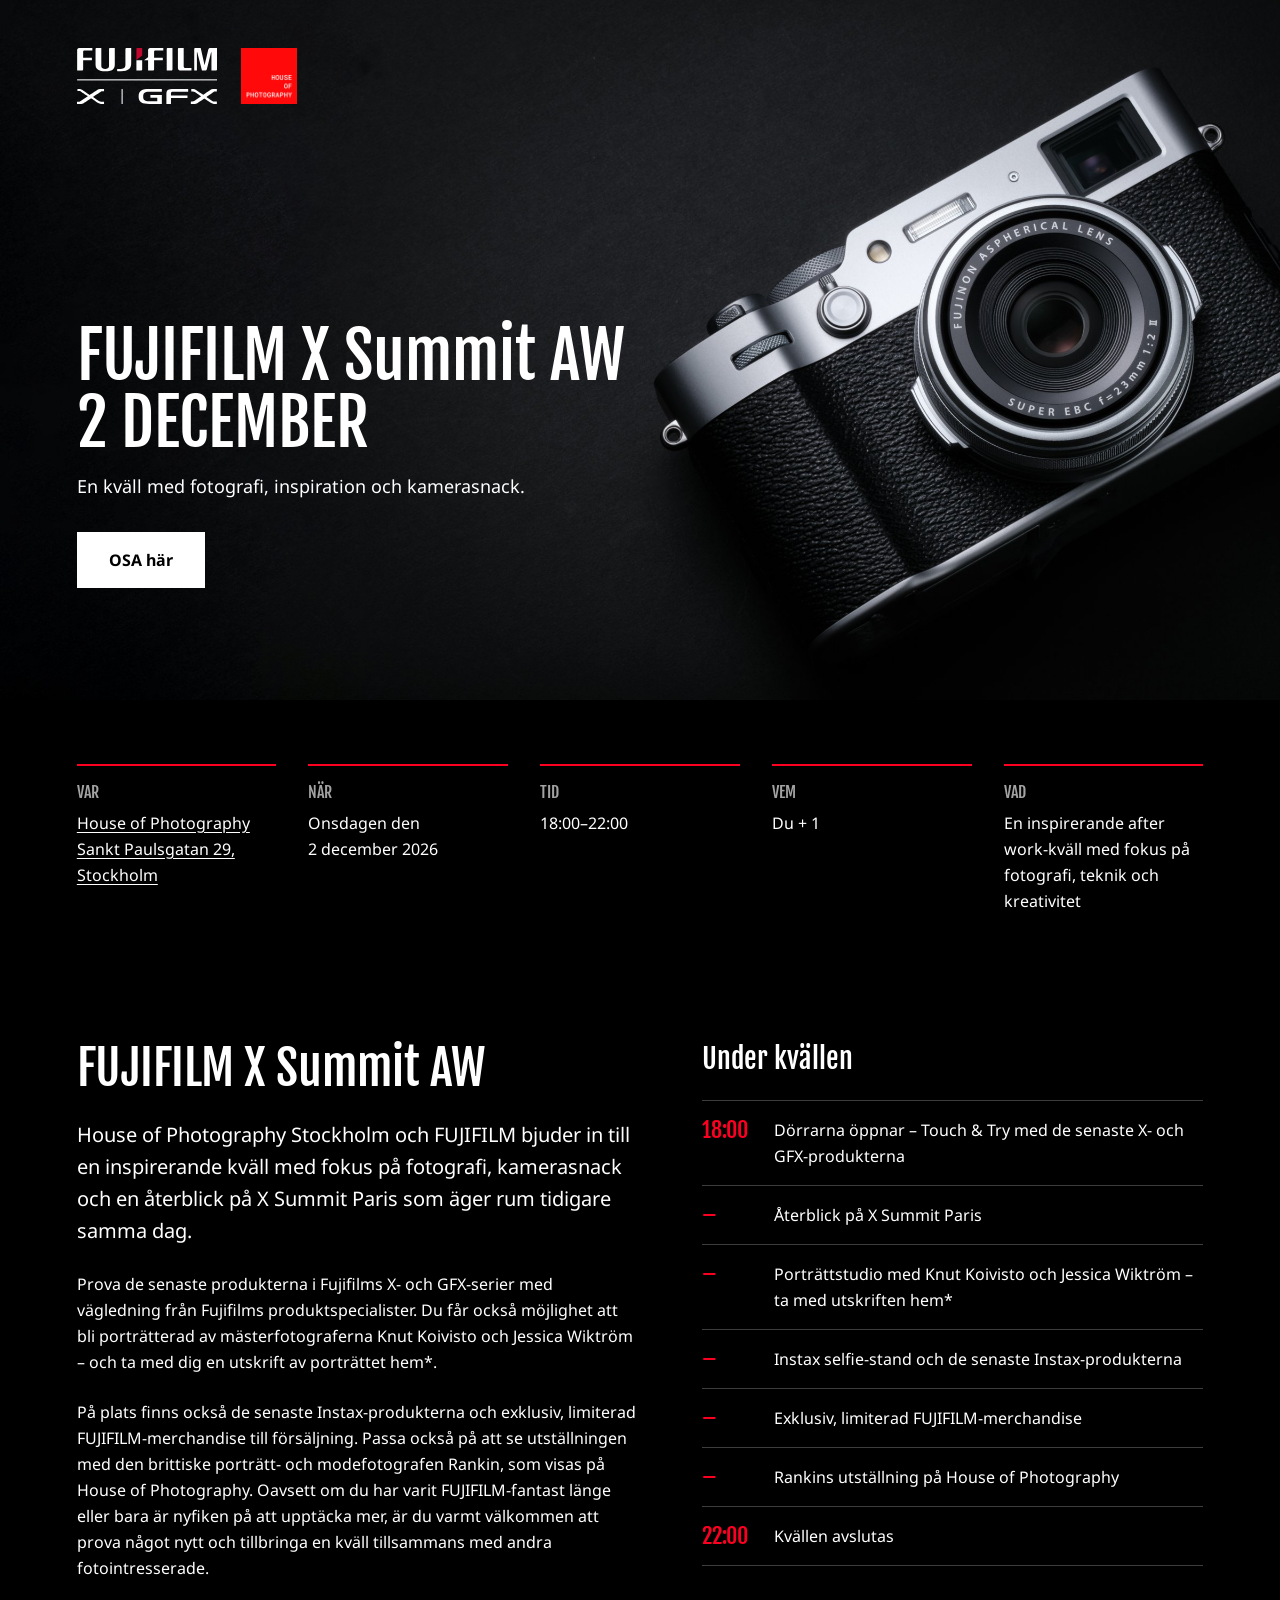
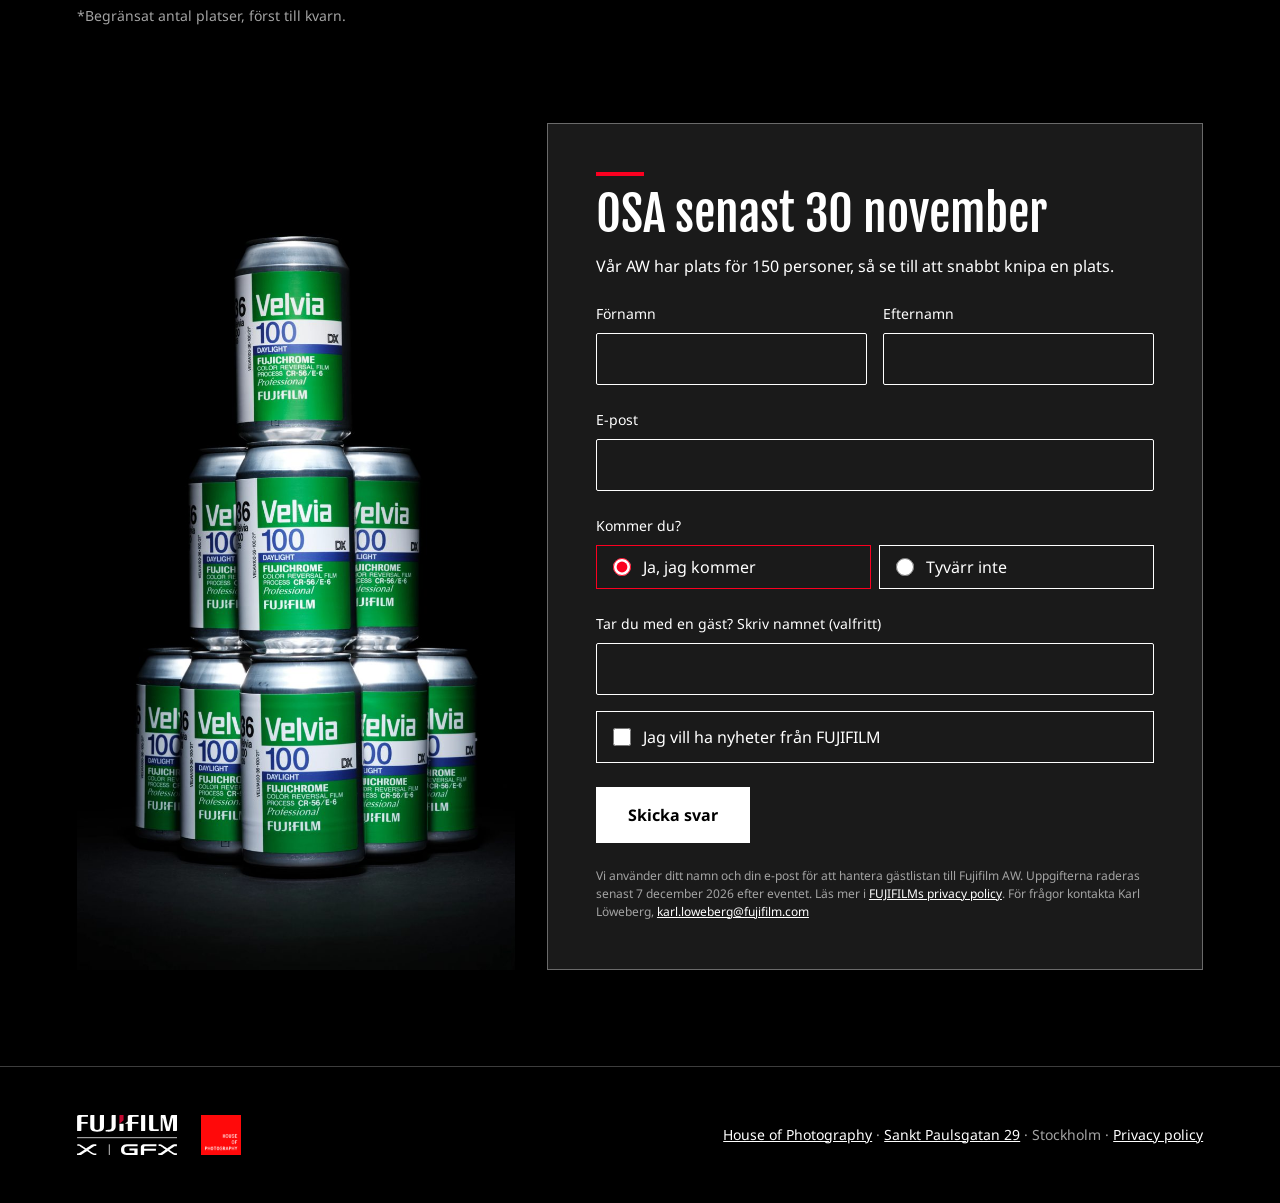
<file: index.html>
<!doctype html>
<html lang="sv">
<head>
  <meta charset="utf-8">
  <meta name="viewport" content="width=device-width, initial-scale=1, viewport-fit=cover">
  <meta name="theme-color" content="#000000">
  <meta name="format-detection" content="telephone=no">
  <title>FUJIFILM X Summit AW – OSA 2 december</title>
  <meta name="description" content="FUJIFILM X Summit AW – en kväll med fotografi, inspiration och kamerasnack på House of Photography Stockholm, 2 december 2026. OSA senast 30 november.">
  <meta name="robots" content="noindex">
  <meta property="og:title" content="FUJIFILM X Summit AW – OSA 2 december">
  <meta property="og:description" content="En kväll med fotografi, inspiration och kamerasnack på House of Photography Stockholm, 2 december 2026.">
  <meta property="og:type" content="website">
  <link rel="preconnect" href="https://fonts.googleapis.com">
  <link rel="preconnect" href="https://fonts.gstatic.com" crossorigin>
  <link href="https://fonts.googleapis.com/css2?family=Fjalla+One&family=Noto+Sans:wght@400;700&display=swap" rel="stylesheet">
  <link rel="preload" as="image" href="img/hero-mobile.jpg" media="(max-width: 720px)">
  <link rel="preload" as="image" href="img/hero.jpg" media="(min-width: 721px)">
  <link rel="stylesheet" href="styles.css?v=9">
</head>
<body>

  <!-- HERO -->
  <section class="hero">
    <header class="hero__logos">
      <img src="img/fujifilm-x-gfx-white.svg" alt="FUJIFILM X | GFX" class="hero__logo hero__logo--fujifilm" width="317" height="126">
      <img src="img/hop-logo.png" alt="House of Photography" class="hero__logo hero__logo--hop" width="240" height="240">
    </header>
    <div class="hero__text">
      <h1 class="hero__title">FUJIFILM X Summit AW<br>2 DECEMBER</h1>
      <p class="hero__lead">En kväll med fotografi, inspiration och kamerasnack.</p>
      <div class="hero__cta">
        <a href="#osa" class="btn">OSA här</a>
      </div>
    </div>
  </section>

  <!-- FAKTA -->
  <section class="facts">
    <div class="facts__grid">
      <div class="fact">
        <span class="fact__label">Var</span>
        <span class="fact__value"><a href="https://www.houseofphotography.se" class="fact__link">House of Photography</a><br><a href="https://www.google.com/maps/search/?api=1&amp;query=House+of+Photography+Sankt+Paulsgatan+29+Stockholm" class="fact__link">Sankt Paulsgatan 29, Stockholm</a></span>
      </div>
      <div class="fact">
        <span class="fact__label">När</span>
        <span class="fact__value">Onsdagen den<br>2 december 2026</span>
      </div>
      <div class="fact">
        <span class="fact__label">Tid</span>
        <span class="fact__value">18:00–22:00</span>
      </div>
      <div class="fact">
        <span class="fact__label">Vem</span>
        <span class="fact__value">Du + 1</span>
      </div>
      <div class="fact">
        <span class="fact__label">Vad</span>
        <span class="fact__value">En inspirerande after work-kväll med fokus på fotografi, teknik och kreativitet</span>
      </div>
    </div>
  </section>

  <!-- INBJUDAN -->
  <section class="invite">
    <div class="invite__row">
      <div class="invite__copy">
        <h2 class="h2">FUJIFILM X Summit AW</h2>
        <p class="lead">House of Photography Stockholm och FUJIFILM bjuder in till en inspirerande kväll med fokus på fotografi, kamerasnack och en återblick på X Summit Paris som äger rum tidigare samma dag.</p>
        <p class="body">Prova de senaste produkterna i Fujifilms X- och GFX-serier med vägledning från Fujifilms produktspecialister. Du får också möjlighet att bli porträtterad av mästerfotograferna Knut Koivisto och Jessica Wiktröm – och ta med dig en utskrift av porträttet hem*.</p>
        <p class="body">På plats finns också de senaste Instax-produkterna och exklusiv, limiterad FUJIFILM-merchandise till försäljning. Passa också på att se utställningen med den brittiske porträtt- och modefotografen Rankin, som visas på House of Photography. Oavsett om du har varit FUJIFILM-fantast länge eller bara är nyfiken på att upptäcka mer, är du varmt välkommen att prova något nytt och tillbringa en kväll tillsammans med andra fotointresserade.</p>
        <p class="small muted">*Begränsat antal platser, först till kvarn.</p>
      </div>
      <div class="invite__program">
        <h3 class="h3">Under kvällen</h3>
        <ul class="program">
          <li class="program__item"><span class="program__time">18:00</span><span class="program__text">Dörrarna öppnar – Touch &amp; Try med de senaste X- och GFX-produkterna</span></li>
          <li class="program__item"><span class="program__time">–</span><span class="program__text">Återblick på X Summit Paris</span></li>
          <li class="program__item"><span class="program__time">–</span><span class="program__text">Porträttstudio med Knut Koivisto och Jessica Wiktröm – ta med utskriften hem*</span></li>
          <li class="program__item"><span class="program__time">–</span><span class="program__text">Instax selfie-stand och de senaste Instax-produkterna</span></li>
          <li class="program__item"><span class="program__time">–</span><span class="program__text">Exklusiv, limiterad FUJIFILM-merchandise</span></li>
          <li class="program__item"><span class="program__time">–</span><span class="program__text">Rankins utställning på House of Photography</span></li>
          <li class="program__item"><span class="program__time">22:00</span><span class="program__text">Kvällen avslutas</span></li>
        </ul>
      </div>
    </div>
  </section>

  <!-- OSA -->
  <section id="osa" class="rsvp">
    <div class="rsvp__row">
      <img src="img/velvia.jpg" width="1200" height="1600" loading="lazy" decoding="async" alt="FUJIFILM Velvia-burkar staplade i en pyramid" class="rsvp__image">

      <div class="glass rsvp__panel">

        <form id="rsvp-form" class="form" novalidate>
          <div class="form__intro">
            <div class="rule"></div>
            <h2 class="h2">OSA senast 30 november</h2>
            <p class="body">Vår AW har plats för 150 personer, så se till att snabbt knipa en plats.</p>
          </div>

          <p id="rsvp-closed" class="body" role="status" hidden>Anmälan är stängd.</p>
          <p id="rsvp-full" class="body" role="status" hidden>Eventet är fullbokat.</p>

          <div id="rsvp-fields" class="form__fields-wrap">
            <div class="form__grid-2">
              <div>
                <label class="label" for="fname">Förnamn</label>
                <input class="input" id="fname" name="fname" type="text" autocomplete="given-name" autocapitalize="words" enterkeyhint="next" maxlength="100" required>
                <p class="field__error" id="fname-error" role="alert" hidden></p>
              </div>
              <div>
                <label class="label" for="lname">Efternamn</label>
                <input class="input" id="lname" name="lname" type="text" autocomplete="family-name" autocapitalize="words" enterkeyhint="next" maxlength="100" required>
                <p class="field__error" id="lname-error" role="alert" hidden></p>
              </div>
            </div>
            <div>
              <label class="label" for="email">E-post</label>
              <input class="input" id="email" name="email" type="email" inputmode="email" autocomplete="email" autocapitalize="off" autocorrect="off" spellcheck="false" enterkeyhint="next" maxlength="254" required>
              <p class="field__error" id="email-error" role="alert" hidden></p>
            </div>

            <div class="visually-hidden" aria-hidden="true">
              <label for="webbplats">Lämna tomt</label>
              <input id="webbplats" name="webbplats" type="text" tabindex="-1" autocomplete="off">
            </div>

            <fieldset class="fieldset">
              <legend class="label">Kommer du?</legend>
              <div class="form__grid-2 form__grid-2--tight">
                <label class="choice"><input type="radio" name="attend" value="yes" checked> Ja, jag kommer</label>
                <label class="choice"><input type="radio" name="attend" value="no"> Tyvärr inte</label>
              </div>
            </fieldset>

            <div id="attend-extra" class="form__extra">
              <div>
                <label class="label" for="guest">Tar du med en gäst? Skriv namnet (valfritt)</label>
                <input class="input" id="guest" name="guest" type="text" autocomplete="off" autocapitalize="words" enterkeyhint="send" maxlength="200">
              </div>
              <label class="choice choice--tall"><input type="checkbox" name="news"> Jag vill ha nyheter från FUJIFILM</label>
            </div>

            <div class="form__submit">
              <p id="rsvp-error" class="form__error" role="alert" hidden></p>
              <button id="rsvp-submit" class="btn" type="submit">Skicka svar</button>
            </div>
          </div>

          <div class="form__notes">
            <p class="caption muted">Vi använder ditt namn och din e-post för att hantera gästlistan till Fujifilm AW. Uppgifterna raderas senast 7 december 2026 efter eventet. Läs mer i <a href="privacy.html" class="notes__inline">FUJIFILMs privacy policy</a>. För frågor kontakta Karl Löweberg, <a href="mailto:karl.loweberg@fujifilm.com">karl.loweberg@fujifilm.com</a></p>
          </div>
        </form>

        <div id="rsvp-thanks" class="thanks" hidden>
          <span class="label-caps accent">Tack!</span>
          <h3 id="thanks-title" class="h3 h3--large"></h3>
          <p id="thanks-body" class="body"></p>
          <button id="rsvp-reset" class="btn btn--ghost" type="button">Ändra mitt svar</button>
        </div>

      </div>
    </div>
  </section>

  <!-- FOOTER -->
  <footer class="footer">
    <div class="footer__logos">
      <img src="img/fujifilm-x-gfx-white.svg" alt="FUJIFILM X | GFX" class="footer__logo footer__logo--fujifilm" width="317" height="126" loading="lazy">
      <img src="img/hop-logo.png" alt="House of Photography" class="footer__logo footer__logo--hop" width="240" height="240" loading="lazy">
    </div>
    <p class="footer__address small muted"><a href="https://www.houseofphotography.se">House of Photography</a><span class="footer__sep" aria-hidden="true"> · </span><a href="https://www.google.com/maps/search/?api=1&amp;query=House+of+Photography+Sankt+Paulsgatan+29+Stockholm">Sankt Paulsgatan 29</a><span class="footer__sep" aria-hidden="true"> · </span><span>Stockholm</span><span class="footer__sep" aria-hidden="true"> · </span><a href="privacy.html">Privacy policy</a></p>
  </footer>

  <script src="db.js?v=9"></script>
  <script src="script.js?v=9"></script>
</body>
</html>
</file>
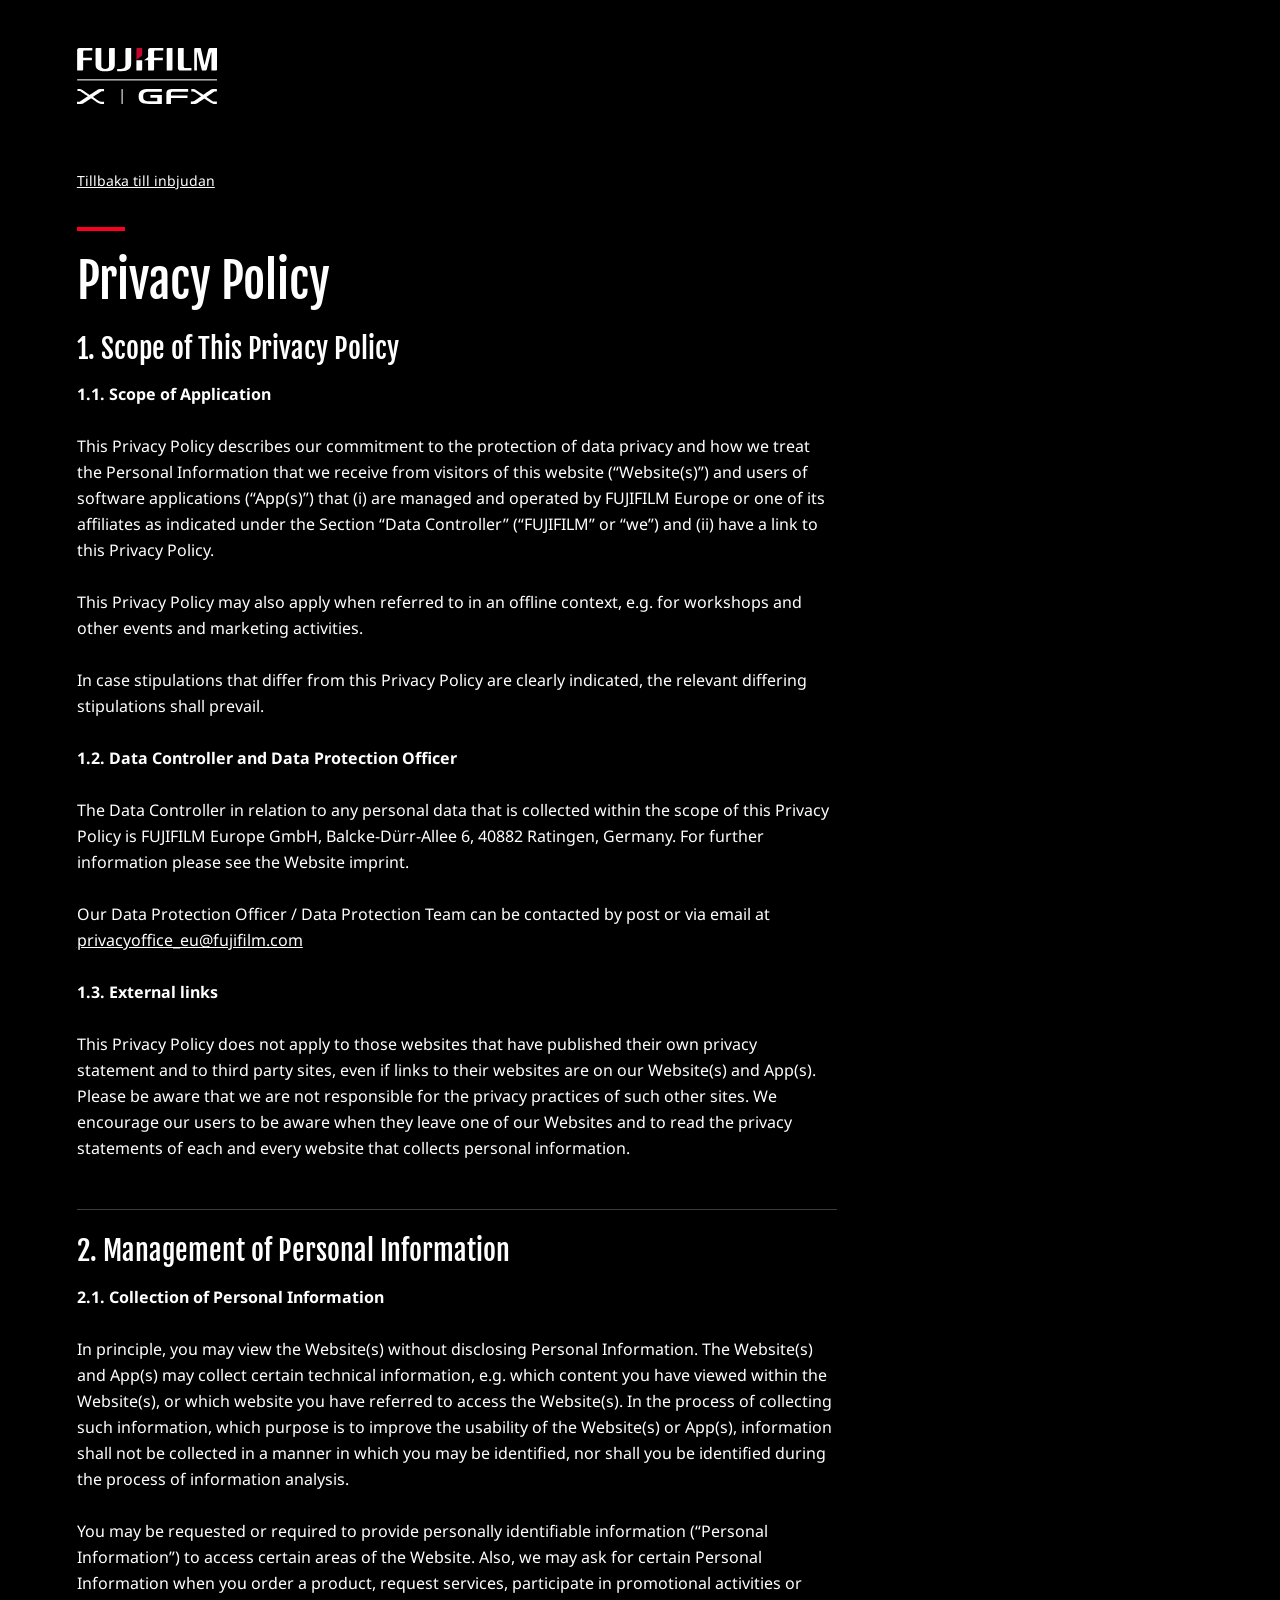
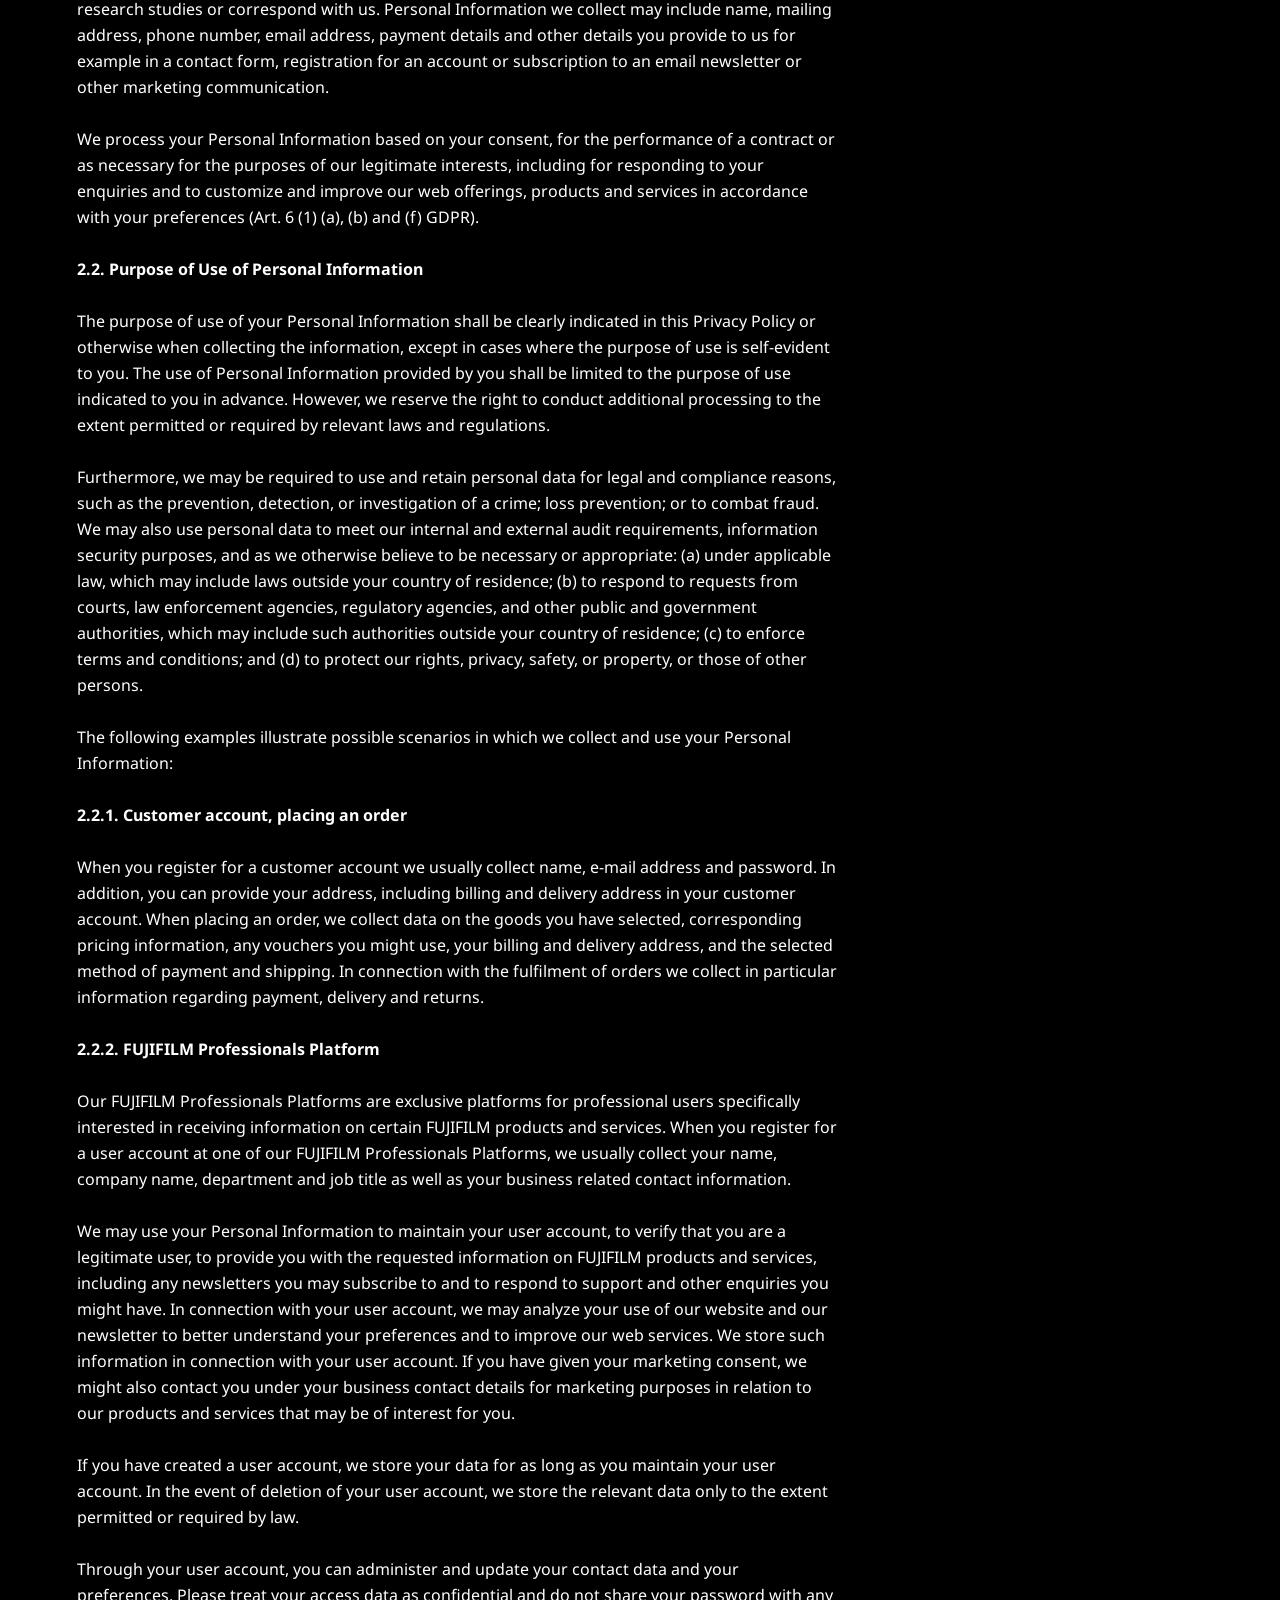
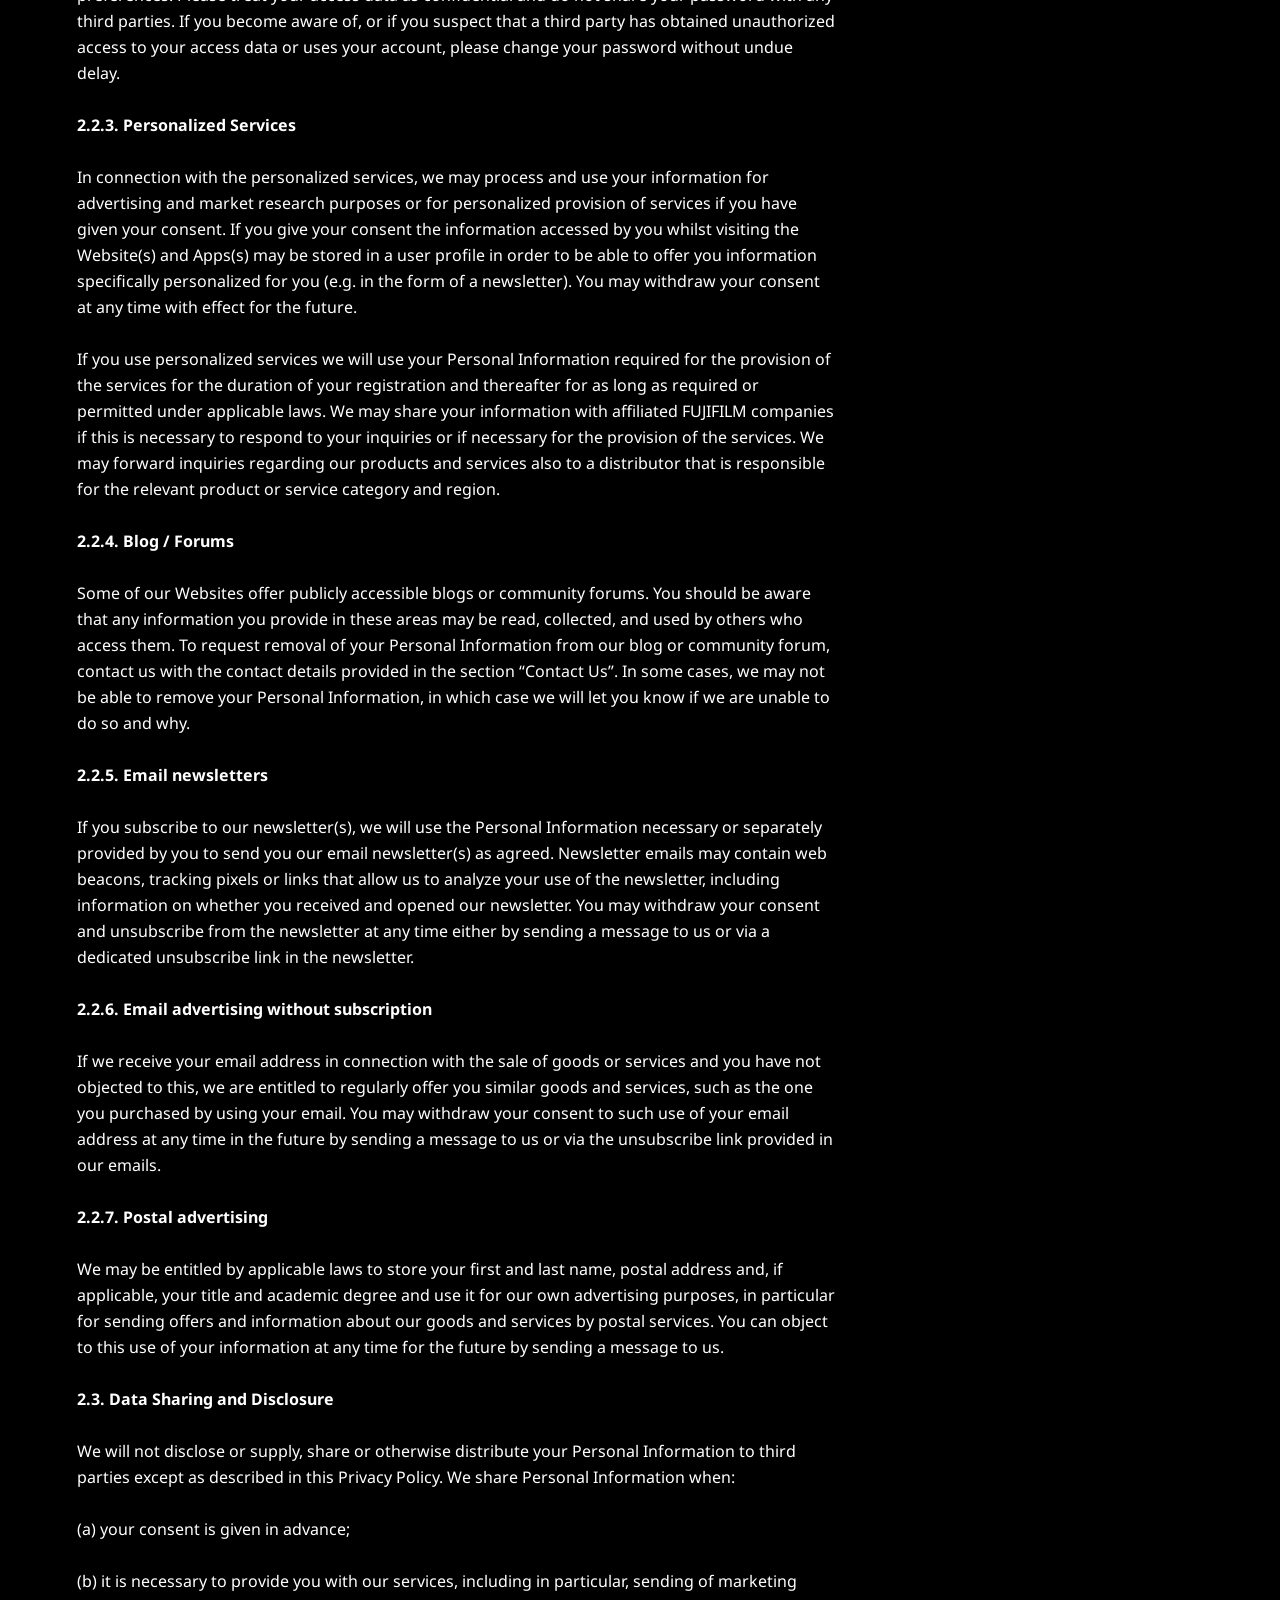
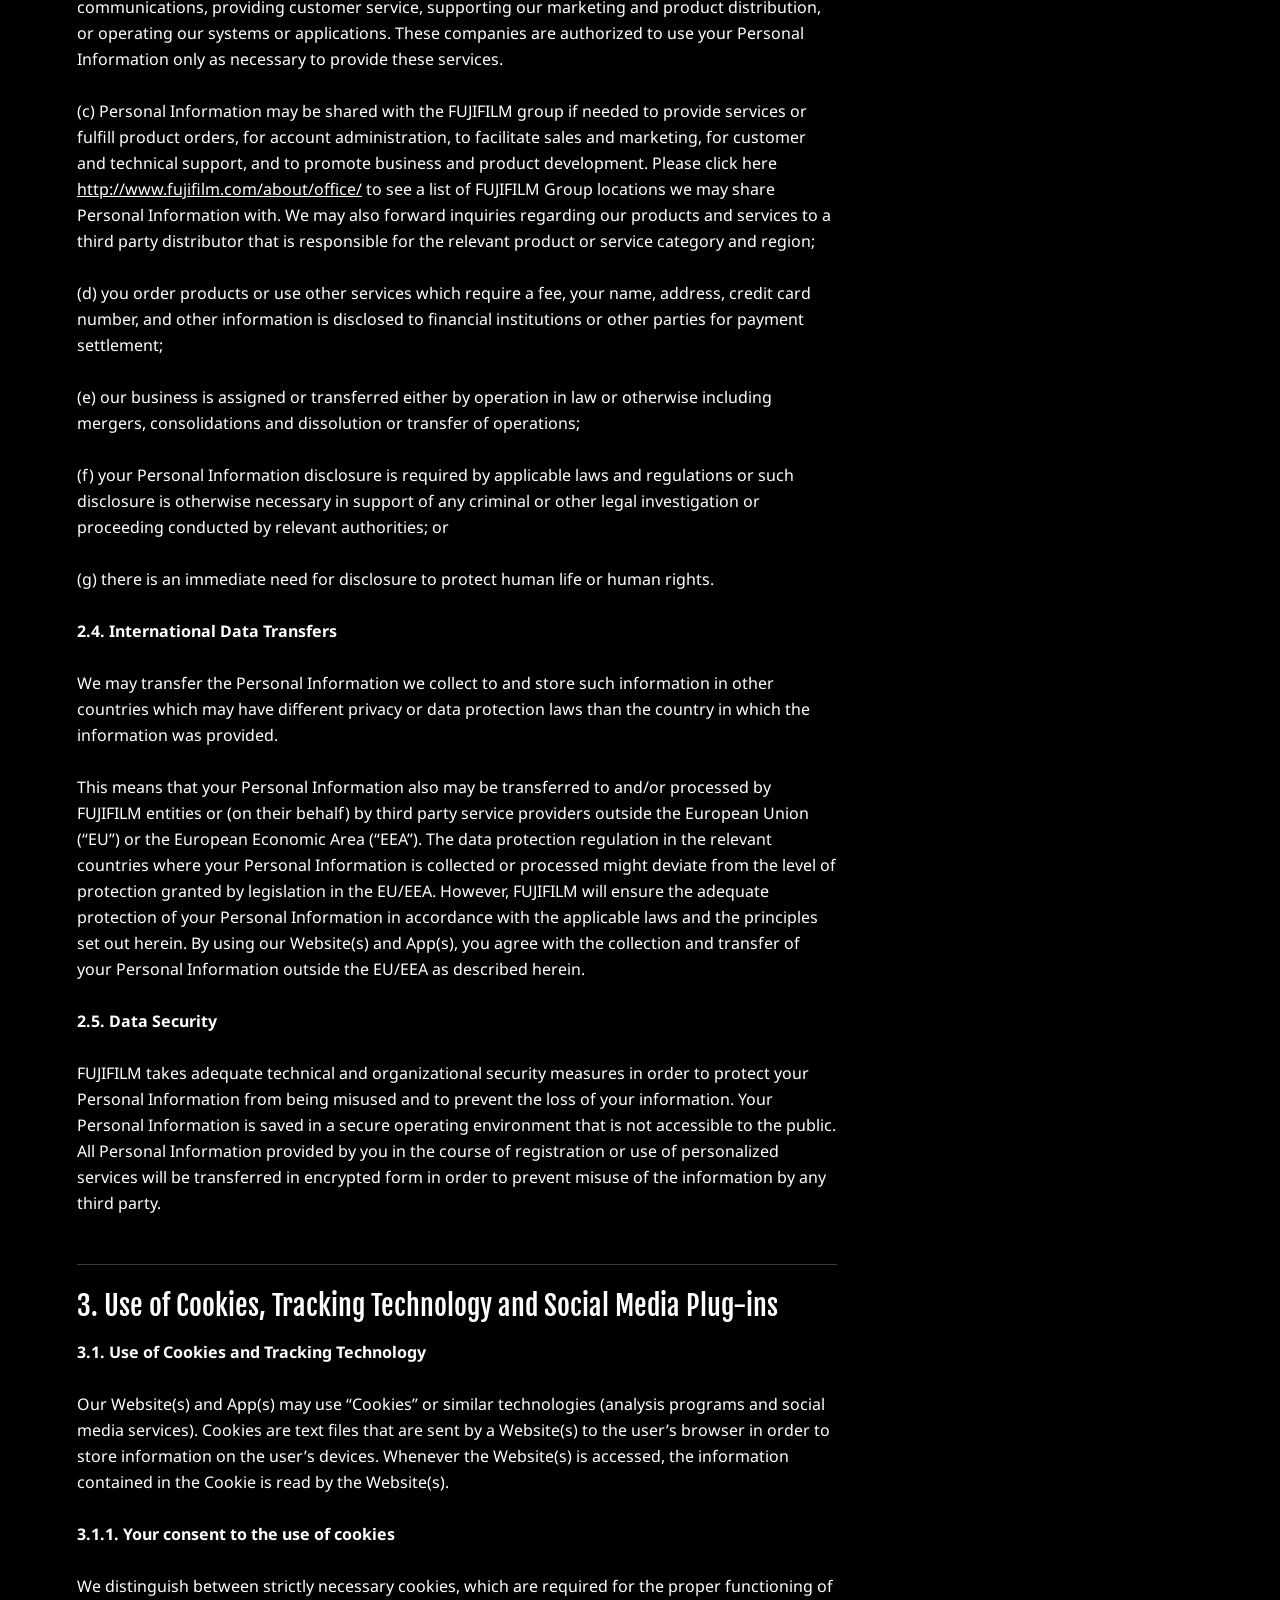
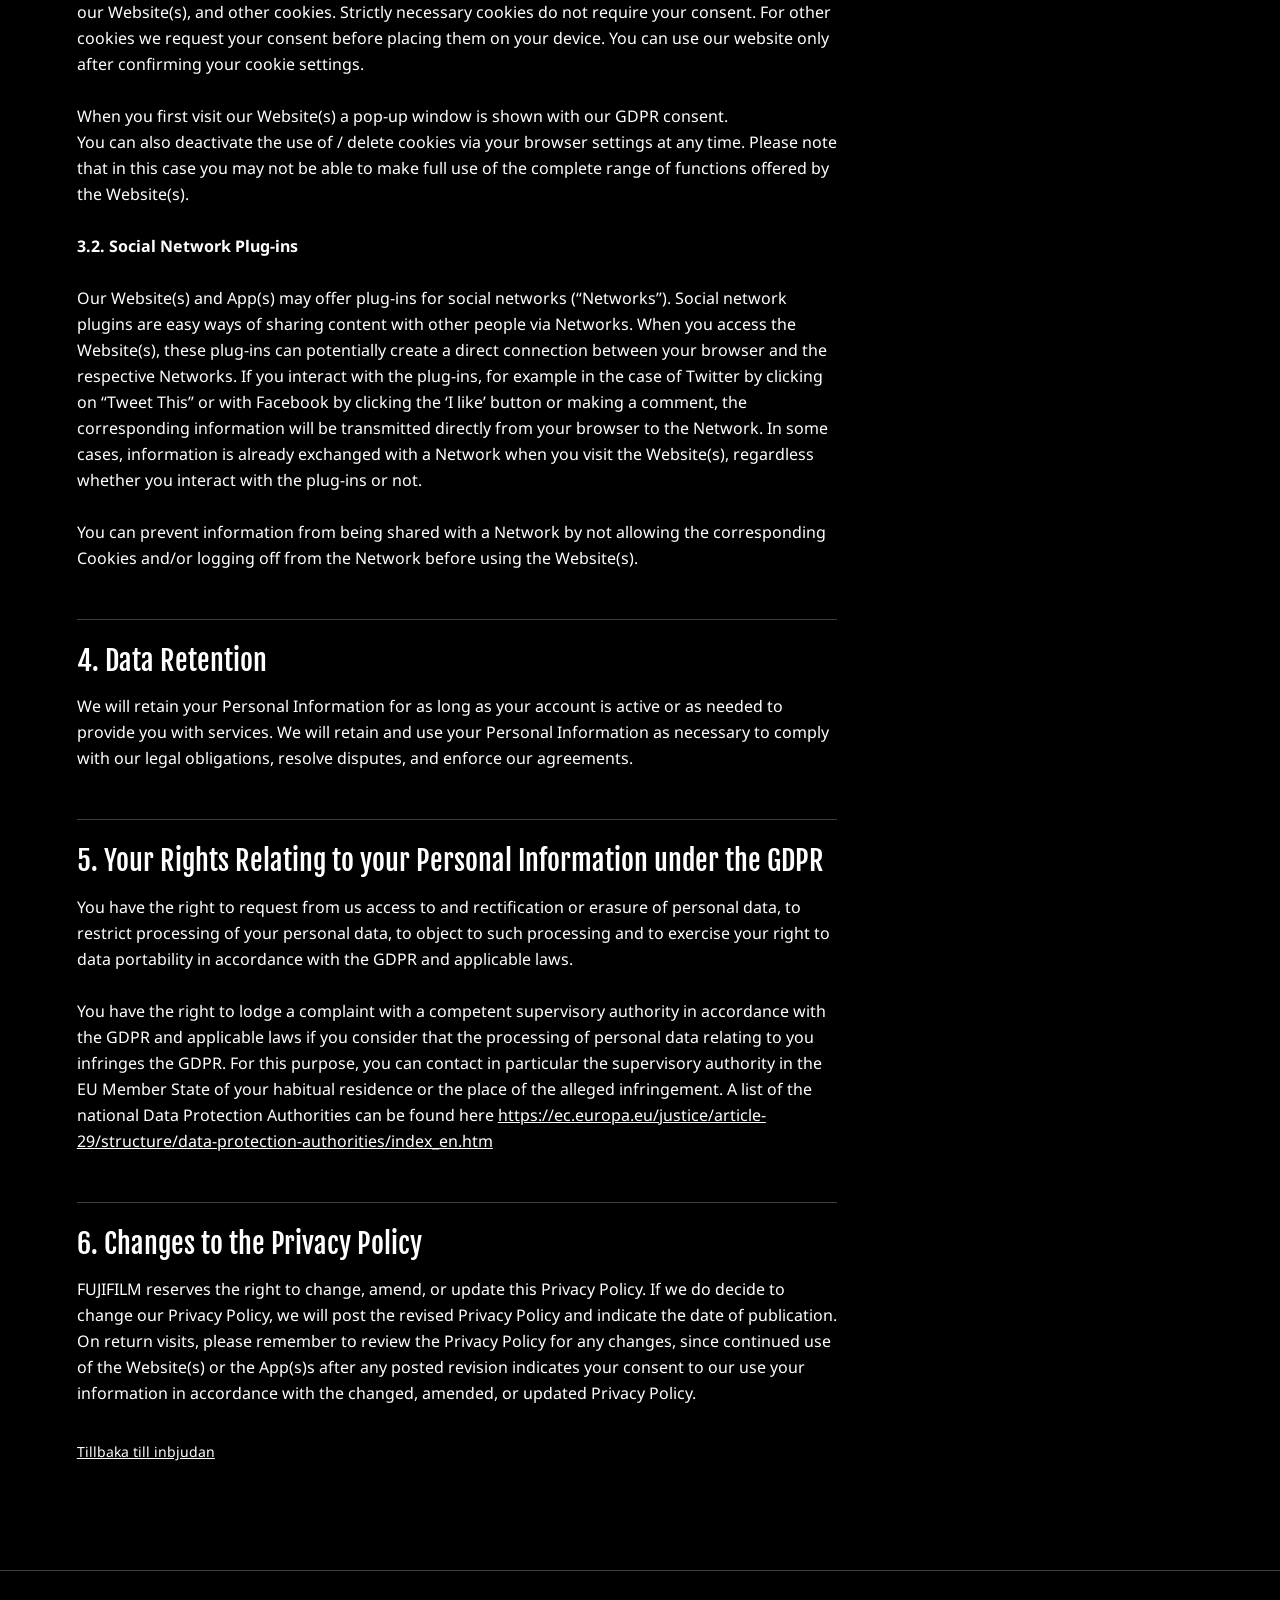
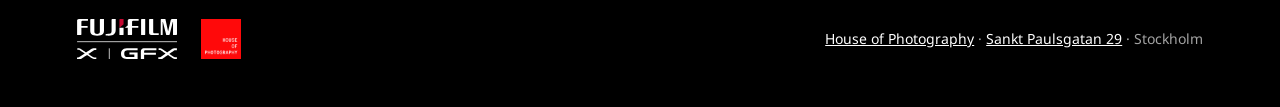
<file: privacy.html>
<!doctype html>
<html lang="en">
<head>
  <meta charset="utf-8">
  <meta name="viewport" content="width=device-width, initial-scale=1, viewport-fit=cover">
  <meta name="theme-color" content="#000000">
  <meta name="format-detection" content="telephone=no">
  <title>Privacy Policy – FUJIFILM</title>
  <meta name="robots" content="noindex">
  <link rel="preconnect" href="https://fonts.googleapis.com">
  <link rel="preconnect" href="https://fonts.gstatic.com" crossorigin>
  <link href="https://fonts.googleapis.com/css2?family=Fjalla+One&family=Noto+Sans:wght@400;700&display=swap" rel="stylesheet">
  <link rel="stylesheet" href="styles.css?v=9">
</head>
<body>

  <header class="legal__header">
    <a href="index.html" class="legal__logo-link"><img src="img/fujifilm-x-gfx-white.svg" alt="FUJIFILM X | GFX" class="hero__logo hero__logo--fujifilm" width="317" height="126"></a>
  </header>

  <main class="legal">
    <p class="legal__back"><a href="index.html#osa" lang="sv">Tillbaka till inbjudan</a></p>
    <div class="rule"></div>
    <h1 class="h2">Privacy Policy</h1>
    <div class="legal__body">
        <h2 class="h3 legal__heading">1. Scope of This Privacy Policy</h2>
        <p><strong>1.1. Scope of Application</strong><br><br>This Privacy Policy describes our commitment to the protection of data privacy and how we treat the Personal Information that we receive from visitors of this website (“Website(s)”) and users of software applications (“App(s)”) that (i) are managed and operated by FUJIFILM Europe or one of its affiliates as indicated under the Section “Data Controller” (“FUJIFILM” or “we”) and (ii) have a link to this Privacy Policy.<br><br>This Privacy Policy may also apply when referred to in an offline context, e.g. for workshops and other events and marketing activities.<br><br>In case stipulations that differ from this Privacy Policy are clearly indicated, the relevant differing stipulations shall prevail.<br><br><strong>1.2. Data Controller and Data Protection Officer</strong><br><br>The Data Controller in relation to any personal data that is collected within the scope of this Privacy Policy is FUJIFILM Europe GmbH, Balcke-Dürr-Allee 6, 40882 Ratingen, Germany. For further information please see the Website imprint.<br><br>Our Data Protection Officer / Data Protection Team can be contacted by post or via email at <a href="mailto:privacyoffice_eu@fujifilm.com">privacyoffice_eu@fujifilm.com</a><br><br><strong>1.3. External links</strong><br><br>This Privacy Policy does not apply to those websites that have published their own privacy statement and to third party sites, even if links to their websites are on our Website(s) and App(s). Please be aware that we are not responsible for the privacy practices of such other sites. We encourage our users to be aware when they leave one of our Websites and to read the privacy statements of each and every website that collects personal information.</p>
        <h2 class="h3 legal__heading">2. Management of Personal Information</h2>
        <p><strong>2.1. Collection of Personal Information</strong><br><br>In principle, you may view the Website(s) without disclosing Personal Information. The Website(s) and App(s) may collect certain technical information, e.g. which content you have viewed within the Website(s), or which website you have referred to access the Website(s). In the process of collecting such information, which purpose is to improve the usability of the Website(s) or App(s), information shall not be collected in a manner in which you may be identified, nor shall you be identified during the process of information analysis.<br><br>You may be requested or required to provide personally identifiable information (“Personal Information”) to access certain areas of the Website. Also, we may ask for certain Personal Information when you order a product, request services, participate in promotional activities or research studies or correspond with us. Personal Information we collect may include name, mailing address, phone number, email address, payment details and other details you provide to us for example in a contact form, registration for an account or subscription to an email newsletter or other marketing communication.<br><br>We process your Personal Information based on your consent, for the performance of a contract or as necessary for the purposes of our legitimate interests, including for responding to your enquiries and to customize and improve our web offerings, products and services in accordance with your preferences (Art. 6 (1) (a), (b) and (f) GDPR).<br><br><strong>2.2. Purpose of Use of Personal Information</strong><br><br>The purpose of use of your Personal Information shall be clearly indicated in this Privacy Policy or otherwise when collecting the information, except in cases where the purpose of use is self-evident to you. The use of Personal Information provided by you shall be limited to the purpose of use indicated to you in advance. However, we reserve the right to conduct additional processing to the extent permitted or required by relevant laws and regulations.<br><br>Furthermore, we may be required to use and retain personal data for legal and compliance reasons, such as the prevention, detection, or investigation of a crime; loss prevention; or to combat fraud. We may also use personal data to meet our internal and external audit requirements, information security purposes, and as we otherwise believe to be necessary or appropriate: (a) under applicable law, which may include laws outside your country of residence; (b) to respond to requests from courts, law enforcement agencies, regulatory agencies, and other public and government authorities, which may include such authorities outside your country of residence; (c) to enforce terms and conditions; and (d) to protect our rights, privacy, safety, or property, or those of other persons.<br><br>The following examples illustrate possible scenarios in which we collect and use your Personal Information:<br><br><strong>2.2.1. Customer account, placing an order</strong><br><br>When you register for a customer account we usually collect name, e-mail address and password. In addition, you can provide your address, including billing and delivery address in your customer account. When placing an order, we collect data on the goods you have selected, corresponding pricing information, any vouchers you might use, your billing and delivery address, and the selected method of payment and shipping. In connection with the fulfilment of orders we collect in particular information regarding payment, delivery and returns.<br><br><strong>2.2.2. FUJIFILM Professionals Platform</strong><br><br>Our FUJIFILM Professionals Platforms are exclusive platforms for professional users specifically interested in receiving information on certain FUJIFILM products and services. When you register for a user account at one of our FUJIFILM Professionals Platforms, we usually collect your name, company name, department and job title as well as your business related contact information.<br><br>We may use your Personal Information to maintain your user account, to verify that you are a legitimate user, to provide you with the requested information on FUJIFILM products and services, including any newsletters you may subscribe to and to respond to support and other enquiries you might have. In connection with your user account, we may analyze your use of our website and our newsletter to better understand your preferences and to improve our web services. We store such information in connection with your user account. If you have given your marketing consent, we might also contact you under your business contact details for marketing purposes in relation to our products and services that may be of interest for you.<br><br>If you have created a user account, we store your data for as long as you maintain your user account. In the event of deletion of your user account, we store the relevant data only to the extent permitted or required by law.<br><br>Through your user account, you can administer and update your contact data and your preferences. Please treat your access data as confidential and do not share your password with any third parties. If you become aware of, or if you suspect that a third party has obtained unauthorized access to your access data or uses your account, please change your password without undue delay.<br><br><strong>2.2.3. Personalized Services</strong><br><br>In connection with the personalized services, we may process and use your information for advertising and market research purposes or for personalized provision of services if you have given your consent. If you give your consent the information accessed by you whilst visiting the Website(s) and Apps(s) may be stored in a user profile in order to be able to offer you information specifically personalized for you (e.g. in the form of a newsletter). You may withdraw your consent at any time with effect for the future.<br><br>If you use personalized services we will use your Personal Information required for the provision of the services for the duration of your registration and thereafter for as long as required or permitted under applicable laws. We may share your information with affiliated FUJIFILM companies if this is necessary to respond to your inquiries or if necessary for the provision of the services. We may forward inquiries regarding our products and services also to a distributor that is responsible for the relevant product or service category and region.<br><br><strong>2.2.4. Blog / Forums</strong><br><br>Some of our Websites offer publicly accessible blogs or community forums. You should be aware that any information you provide in these areas may be read, collected, and used by others who access them. To request removal of your Personal Information from our blog or community forum, contact us with the contact details provided in the section “Contact Us”. In some cases, we may not be able to remove your Personal Information, in which case we will let you know if we are unable to do so and why.<br><br><strong>2.2.5. Email newsletters</strong><br><br>If you subscribe to our newsletter(s), we will use the Personal Information necessary or separately provided by you to send you our email newsletter(s) as agreed. Newsletter emails may contain web beacons, tracking pixels or links that allow us to analyze your use of the newsletter, including information on whether you received and opened our newsletter. You may withdraw your consent and unsubscribe from the newsletter at any time either by sending a message to us or via a dedicated unsubscribe link in the newsletter.<br><br><strong>2.2.6. Email advertising without subscription</strong><br> <br>If we receive your email address in connection with the sale of goods or services and you have not objected to this, we are entitled to regularly offer you similar goods and services, such as the one you purchased by using your email. You may withdraw your consent to such use of your email address at any time in the future by sending a message to us or via the unsubscribe link provided in our emails.<br><br><strong>2.2.7. Postal advertising</strong><br><br>We may be entitled by applicable laws to store your first and last name, postal address and, if applicable, your title and academic degree and use it for our own advertising purposes, in particular for sending offers and information about our goods and services by postal services. You can object to this use of your information at any time for the future by sending a message to us.<br><br><strong>2.3. Data Sharing and Disclosure</strong><br><br>We will not disclose or supply, share or otherwise distribute your Personal Information to third parties except as described in this Privacy Policy. We share Personal Information when:<br><br>(a) your consent is given in advance;<br><br>(b) it is necessary to provide you with our services, including in particular, sending of marketing communications, providing customer service, supporting our marketing and product distribution, or operating our systems or applications. These companies are authorized to use your Personal Information only as necessary to provide these services.<br><br>(c) Personal Information may be shared with the FUJIFILM group if needed to provide services or fulfill product orders, for account administration, to facilitate sales and marketing, for customer and technical support, and to promote business and product development. Please click here <a href="http://www.fujifilm.com/about/office/" target="_blank" rel="noopener">http://www.fujifilm.com/about/office/</a> to see a list of FUJIFILM Group locations we may share Personal Information with. We may also forward inquiries regarding our products and services to a third party distributor that is responsible for the relevant product or service category and region;<br><br>(d) you order products or use other services which require a fee, your name, address, credit card number, and other information is disclosed to financial institutions or other parties for payment settlement;<br><br>(e) our business is assigned or transferred either by operation in law or otherwise including mergers, consolidations and dissolution or transfer of operations;<br><br>(f) your Personal Information disclosure is required by applicable laws and regulations or such disclosure is otherwise necessary in support of any criminal or other legal investigation or proceeding conducted by relevant authorities; or<br><br>(g) there is an immediate need for disclosure to protect human life or human rights.<br><br><strong>2.4. International Data Transfers</strong><br><br>We may transfer the Personal Information we collect to and store such information in other countries which may have different privacy or data protection laws than the country in which the information was provided.<br><br>This means that your Personal Information also may be transferred to and/or processed by FUJIFILM entities or (on their behalf) by third party service providers outside the European Union (“EU”) or the European Economic Area (“EEA”). The data protection regulation in the relevant countries where your Personal Information is collected or processed might deviate from the level of protection granted by legislation in the EU/EEA. However, FUJIFILM will ensure the adequate protection of your Personal Information in accordance with the applicable laws and the principles set out herein. By using our Website(s) and App(s), you agree with the collection and transfer of your Personal Information outside the EU/EEA as described herein.<br><br><strong>2.5. Data Security</strong><br><br>FUJIFILM takes adequate technical and organizational security measures in order to protect your Personal Information from being misused and to prevent the loss of your information. Your Personal Information is saved in a secure operating environment that is not accessible to the public. All Personal Information provided by you in the course of registration or use of personalized services will be transferred in encrypted form in order to prevent misuse of the information by any third party.</p>
        <h2 class="h3 legal__heading">3. Use of Cookies, Tracking Technology and Social Media Plug-ins</h2>
        <p><strong>3.1. Use of Cookies and Tracking Technology</strong><br><br>Our Website(s) and App(s) may use “Cookies” or similar technologies (analysis programs and social media services). Cookies are text files that are sent by a Website(s) to the user’s browser in order to store information on the user’s devices. Whenever the Website(s) is accessed, the information contained in the Cookie is read by the Website(s).<br><br><strong>3.1.1. Your consent to the use of cookies</strong><br><br>We distinguish between strictly necessary cookies, which are required for the proper functioning of our Website(s), and other cookies. Strictly necessary cookies do not require your consent. For other cookies we request your consent before placing them on your device. You can use our website only after confirming your cookie settings.<br><br>When you first visit our Website(s) a pop-up window is shown with our GDPR consent. <br>You can also deactivate the use of / delete cookies via your browser settings at any time. Please note that in this case you may not be able to make full use of the complete range of functions offered by the Website(s).<br><br><strong>3.2. Social Network Plug-ins</strong><br><br>Our Website(s) and App(s) may offer plug-ins for social networks (“Networks”). Social network plugins are easy ways of sharing content with other people via Networks. When you access the Website(s), these plug-ins can potentially create a direct connection between your browser and the respective Networks. If you interact with the plug-ins, for example in the case of Twitter by clicking on “Tweet This” or with Facebook by clicking the ‘I like’ button or making a comment, the corresponding information will be transmitted directly from your browser to the Network. In some cases, information is already exchanged with a Network when you visit the Website(s), regardless whether you interact with the plug-ins or not.<br><br>You can prevent information from being shared with a Network by not allowing the corresponding Cookies and/or logging off from the Network before using the Website(s).<br> </p>
        <h2 class="h3 legal__heading">4. Data Retention</h2>
        <p>We will retain your Personal Information for as long as your account is active or as needed to provide you with services. We will retain and use your Personal Information as necessary to comply with our legal obligations, resolve disputes, and enforce our agreements.</p>
        <h2 class="h3 legal__heading">5. Your Rights Relating to your Personal Information under the GDPR</h2>
        <p>You have the right to request from us access to and rectification or erasure of personal data, to restrict processing of your personal data, to object to such processing and to exercise your right to data portability in accordance with the GDPR and applicable laws.<br><br>You have the right to lodge a complaint with a competent supervisory authority in accordance with the GDPR and applicable laws if you consider that the processing of personal data relating to you infringes the GDPR. For this purpose, you can contact in particular the supervisory authority in the EU Member State of your habitual residence or the place of the alleged infringement. A list of the national Data Protection Authorities can be found here <a href="https://ec.europa.eu/justice/article-29/structure/data-protection-authorities/index_en.htm" target="_blank" rel="noopener">https://ec.europa.eu/justice/article-29/structure/data-protection-authorities/index_en.htm</a></p>
        <h2 class="h3 legal__heading">6. Changes to the Privacy Policy</h2>
        <p>FUJIFILM reserves the right to change, amend, or update this Privacy Policy. If we do decide to change our Privacy Policy, we will post the revised Privacy Policy and indicate the date of publication. On return visits, please remember to review the Privacy Policy for any changes, since continued use of the Website(s) or the App(s)s after any posted revision indicates your consent to our use your information in accordance with the changed, amended, or updated Privacy Policy.</p>
    </div>
    <p class="legal__back"><a href="index.html#osa" lang="sv">Tillbaka till inbjudan</a></p>
  </main>

  <footer class="footer">
    <div class="footer__logos">
      <img src="img/fujifilm-x-gfx-white.svg" alt="FUJIFILM X | GFX" class="footer__logo footer__logo--fujifilm" width="317" height="126" loading="lazy">
      <img src="img/hop-logo.png" alt="House of Photography" class="footer__logo footer__logo--hop" width="240" height="240" loading="lazy">
    </div>
    <p class="footer__address small muted" lang="sv"><a href="https://www.houseofphotography.se">House of Photography</a><span class="footer__sep" aria-hidden="true"> · </span><a href="https://www.google.com/maps/search/?api=1&amp;query=House+of+Photography+Sankt+Paulsgatan+29+Stockholm">Sankt Paulsgatan 29</a><span class="footer__sep" aria-hidden="true"> · </span><span>Stockholm</span></p>
  </footer>

</body>
</html>
</file>
<file: styles.css>
/* ------------------------------------------------------------------
   FUJIFILM X Summit AW – RSVP
   Tokens från designsystemet "Fujifilm Imaging" (design/fujifilm-imaging-tokens.json)
   ------------------------------------------------------------------ */

:root {
  --comm-red: #fb0020;
  --comm-black: #000000;
  --white: #ffffff;
  --surface: var(--comm-black);
  --surface-alt: #1a1a1a;
  --ink: var(--white);
  --ink-muted: #a3a3a3;
  --hairline: #3d3d3d;
  --accent: var(--comm-red);

  --font-display: "Fjalla One", "Arial Narrow", sans-serif;
  --font-text: "Noto Sans", system-ui, -apple-system, sans-serif;

  --space-1: 4px;
  --space-2: 8px;
  --space-3: 16px;
  --space-4: 24px;
  --space-5: 32px;
  --space-6: 48px;
  --space-7: 64px;
  --space-8: 96px;

  --gutter: max(clamp(20px, 6vw, 96px), env(safe-area-inset-left), env(safe-area-inset-right));
  --radius-0: 0px;
  --radius-sm: 2px;
}

*, *::before, *::after { box-sizing: border-box; }

html {
  scroll-behavior: smooth;
  -webkit-text-size-adjust: 100%;
  text-size-adjust: 100%;
}

@media (prefers-reduced-motion: reduce) {
  html { scroll-behavior: auto; }
}

body {
  margin: 0;
  min-height: 100vh;
  background: var(--surface);
  color: var(--ink);
  font-family: var(--font-text);
  font-size: 16px;
  line-height: 26px;
  -webkit-font-smoothing: antialiased;
  -webkit-tap-highlight-color: rgba(255, 255, 255, 0.15);
}

a { color: var(--white); }
@media (hover: hover) {
  a:hover { color: var(--ink-muted); }
}

img { display: block; max-width: 100%; }

/* ---------- Typografi ---------- */

.h2 {
  margin: 0;
  font-family: var(--font-display);
  font-weight: 400;
  font-size: 48px;
  line-height: 1.1;
  letter-spacing: 0;
}

.h3 {
  margin: 0;
  font-family: var(--font-display);
  font-weight: 400;
  font-size: 28px;
  line-height: 1.2;
  letter-spacing: 0;
}

.h3--large { font-size: 36px; line-height: 1.15; }

.lead { margin: 0; font-size: 20px; line-height: 32px; }
.body { margin: 0; font-size: 16px; line-height: 26px; }
.small { margin: 0; font-size: 14px; line-height: 22px; }
.caption { margin: 0; font-size: 12px; line-height: 18px; }
.muted { color: var(--ink-muted); }
.accent { color: var(--accent); }

.label-caps {
  font-family: var(--font-display);
  font-size: 16px;
  line-height: 1.25;
  text-transform: uppercase;
  letter-spacing: 0;
}

.rule { width: 48px; height: 4px; background: var(--accent); }

/* ---------- Knappar ---------- */

.btn {
  display: inline-flex;
  align-items: center;
  justify-content: center;
  height: 56px;
  padding: 0 var(--space-5);
  background: var(--white);
  color: var(--comm-black);
  border: 0;
  border-radius: var(--radius-0);
  font-family: var(--font-text);
  font-size: 16px;
  font-weight: 700;
  text-decoration: none;
  cursor: pointer;
}
@media (hover: hover) {
  .btn:hover { background: var(--accent); color: var(--white); }
}
.btn:active { background: var(--accent); color: var(--white); }
.btn:focus-visible { outline: 2px solid var(--accent); outline-offset: 3px; }

.btn--ghost {
  background: transparent;
  color: var(--white);
  border: 1px solid var(--white);
  align-self: flex-start;
}

/* ---------- Hero ---------- */

.hero {
  position: relative;
  width: 100%;
  height: 700px;
  display: flex;
  flex-direction: column;
  justify-content: space-between;
  padding: var(--space-6) var(--gutter) 112px;
  background-color: var(--comm-black);
  background-image: url("img/hero.jpg");
  background-size: cover;
  background-position: center center;
  background-repeat: no-repeat;
}

.hero__logos { display: flex; align-items: center; gap: var(--space-4); }
.hero__logo--fujifilm { height: 56px; width: auto; }
.hero__logo--hop { height: 56px; width: 56px; }

.hero__text {
  display: flex;
  flex-direction: column;
  gap: var(--space-3);
  max-width: 560px;
}

.hero__title {
  margin: 0;
  font-family: var(--font-display);
  font-weight: 400;
  font-size: 64px;
  line-height: 1.05;
  letter-spacing: 0;
  color: var(--white);
}

.hero__lead { margin: 0; font-size: 18px; line-height: 28px; }
.hero__cta { margin-top: var(--space-3); }

/* ---------- Fakta ---------- */

.facts { padding: var(--space-7) var(--gutter); }

.facts__grid {
  display: grid;
  grid-template-columns: repeat(5, minmax(0, 1fr));
  gap: var(--space-5);
}

.fact {
  display: flex;
  flex-direction: column;
  gap: var(--space-2);
  border-top: 2px solid var(--accent);
  padding-top: var(--space-3);
}

.fact__label {
  font-family: var(--font-display);
  font-size: 16px;
  line-height: 1.25;
  text-transform: uppercase;
  color: var(--ink-muted);
}

.fact__value { font-size: 16px; line-height: 26px; }
.fact__link { color: var(--white); text-decoration: underline; text-underline-offset: 3px; }

/* ---------- Inbjudan ---------- */

.invite { padding: var(--space-7) var(--gutter) var(--space-8); }

.invite__row {
  display: flex;
  flex-wrap: wrap;
  gap: var(--space-7);
  align-items: flex-start;
}

.invite__copy {
  flex: 1 1 420px;
  min-width: 0;
  display: flex;
  flex-direction: column;
  gap: var(--space-4);
}

.invite__program { flex: 1 1 360px; min-width: 0; }
.invite__program .h3 { margin-bottom: var(--space-4); }

.program { list-style: none; margin: 0; padding: 0; }

.program__item {
  display: flex;
  gap: var(--space-3);
  padding: var(--space-3) 0;
  border-top: 1px solid var(--hairline);
}
.program__item:last-child { border-bottom: 1px solid var(--hairline); }

.program__time {
  font-family: var(--font-display);
  font-size: 22px;
  line-height: 26px;
  color: var(--accent);
  min-width: 56px;
}

.program__text { font-size: 16px; line-height: 26px; }

/* ---------- OSA ---------- */

.rsvp { padding: 0 var(--gutter) var(--space-8); scroll-margin-top: var(--space-4); }

.rsvp__row {
  display: flex;
  flex-wrap: wrap;
  gap: var(--space-5);
  align-items: stretch;
}

.rsvp__image {
  flex: 1 1 320px;
  min-width: 0;
  width: 100%;
  height: auto;
  aspect-ratio: 3 / 4;
  object-fit: cover;
}

.rsvp__panel {
  flex: 2 1 420px;
  min-width: 0;
  padding: var(--space-6);
  display: flex;
  flex-direction: column;
  justify-content: center;
  gap: var(--space-4);
}

.glass {
  background: rgba(255, 255, 255, 0.10);
  border: 1px solid rgba(255, 255, 255, 0.35);
  backdrop-filter: blur(6px);
  -webkit-backdrop-filter: blur(6px);
}

/* ---------- Formulär ---------- */

.form { display: flex; flex-direction: column; gap: var(--space-4); }
.form[hidden] { display: none; }
.form__intro { display: flex; flex-direction: column; gap: 12px; }

.form__grid-2 {
  display: grid;
  grid-template-columns: repeat(2, minmax(0, 1fr));
  gap: var(--space-3);
}
.form__grid-2--tight { gap: var(--space-2); }

.form__extra { display: flex; flex-direction: column; gap: var(--space-3); }
.form__extra[hidden] { display: none; }

.form__submit {
  display: flex;
  flex-direction: column;
  gap: var(--space-3);
  align-items: flex-start;
}

.fieldset {
  margin: 0;
  padding: 0;
  border: 0;
  display: flex;
  flex-direction: column;
  gap: var(--space-2);
}
.fieldset legend { padding: 0; }

.label {
  display: block;
  font-size: 14px;
  line-height: 22px;
  color: var(--white);
  margin-bottom: var(--space-2);
}

.input {
  width: 100%;
  height: 52px;
  padding: 0 var(--space-3);
  background: transparent;
  color: var(--white);
  border: 1px solid var(--white);
  border-radius: var(--radius-sm);
  font-family: var(--font-text);
  font-size: 16px;
}
.input::placeholder { color: var(--ink-muted); }
.input:focus { outline: 2px solid var(--accent); outline-offset: 2px; }
.input:user-invalid { border-color: var(--accent); }

.choice {
  display: flex;
  align-items: center;
  gap: 12px;
  min-height: 44px;
  padding: var(--space-2) var(--space-3);
  border: 1px solid var(--white);
  cursor: pointer;
  font-size: 16px;
  color: var(--white);
  background: transparent;
}
.choice--tall { min-height: 52px; }
.choice input { width: 18px; height: 18px; accent-color: var(--accent); margin: 0; }
.choice:has(input[type="radio"]:checked) { border-color: var(--accent); }
.choice:focus-within { outline: 2px solid var(--accent); outline-offset: 2px; }

/* Felmeddelanden, spamfälla och knapplägen (script.js) */

.field__error,
.form__error {
  margin: var(--space-2) 0 0;
  padding-left: var(--space-2);
  border-left: 2px solid var(--accent);
  font-size: 14px;
  line-height: 22px;
  color: var(--white);
}
.form__error { margin: 0; }
.field__error[hidden],
.form__error[hidden] { display: none; }

.input[aria-invalid="true"] { border-color: var(--accent); }
textarea.input { height: auto; min-height: 120px; padding: 12px var(--space-3); line-height: 26px; }
select.input { appearance: none; }
select.input option { color: var(--comm-black); }

.form__fields-wrap { display: flex; flex-direction: column; gap: var(--space-4); }
.form__fields-wrap[hidden] { display: none; }
.form__notes { display: flex; flex-direction: column; gap: var(--space-3); }

.btn[disabled] { opacity: 0.5; cursor: default; }
.btn[disabled]:hover,
.btn[disabled]:active { background: var(--white); color: var(--comm-black); }

.visually-hidden {
  position: absolute;
  width: 1px;
  height: 1px;
  overflow: hidden;
  clip-path: inset(50%);
  white-space: nowrap;
}

.thanks { display: flex; flex-direction: column; gap: var(--space-3); }
.thanks[hidden] { display: none; }

/* ---------- Footer ---------- */

.footer {
  padding: var(--space-6) var(--gutter);
  display: flex;
  flex-wrap: wrap;
  justify-content: space-between;
  align-items: center;
  gap: var(--space-4);
  border-top: 1px solid var(--hairline);
}

.footer__logos { display: flex; align-items: center; gap: var(--space-4); }
.footer__logo--fujifilm { height: 40px; width: auto; }
.footer__logo--hop { height: 40px; width: 40px; }

/* ---------- Responsivt ---------- */

@media (max-width: 1100px) {
  .facts__grid { grid-template-columns: repeat(3, minmax(0, 1fr)); }
}

@media (max-width: 720px) {
  /* Hero: bilden överst, texten på svart under. Text ligger aldrig på kameran. */
  .hero {
    display: block;
    height: auto;
    padding: 0;
    background-image: none;
  }
  .hero__logos {
    align-items: flex-start;
    height: min(64vw, 320px);
    padding: var(--space-4) var(--gutter);
    padding-top: max(var(--space-4), env(safe-area-inset-top));
    background-color: var(--comm-black);
    background-image: url("img/hero-mobile.jpg");
    background-size: cover;
    background-position: 82% center;
    background-repeat: no-repeat;
  }
  .hero__logo--fujifilm { height: 44px; }
  .hero__logo--hop { height: 44px; width: 44px; }
  .hero__logos { gap: var(--space-3); }
  .hero__text {
    max-width: none;
    padding: var(--space-5) var(--gutter) var(--space-6);
  }
  .hero__title { font-size: clamp(30px, 10.2vw, 44px); }
  .hero__lead { font-size: 17px; line-height: 27px; }
  .hero__cta .btn { width: 100%; }

  .h2 { font-size: clamp(26px, 8.4vw, 36px); }
  .rsvp .h2 { font-size: clamp(23px, 7.3vw, 36px); }
  .lead { font-size: 18px; line-height: 28px; }
  .caption { font-size: 14px; line-height: 21px; }

  .facts { padding: var(--space-6) var(--gutter); }
  .facts__grid { grid-template-columns: repeat(2, minmax(0, 1fr)); gap: var(--space-4) var(--space-3); }
  .fact:last-child { grid-column: 1 / -1; }
  .fact__link { display: inline-block; padding: 9px 0; }
  .fact__link + br { display: none; }
  .fact__value .fact__link { display: block; }

  .invite { padding: var(--space-5) var(--gutter) var(--space-7); }
  .invite__row { gap: var(--space-6); }
  .invite__copy, .invite__program { flex-basis: 100%; }

  /* Formuläret först, bilden efter. */
  .rsvp { padding-bottom: var(--space-7); }
  .rsvp__panel { order: -1; flex-basis: 100%; padding: var(--space-5) var(--space-4); }
  .rsvp__image { flex: 0 0 100%; aspect-ratio: 3 / 4; }
  .form__grid-2 { grid-template-columns: 1fr; }
  .form__submit { align-items: stretch; }
  .form__submit .btn, .thanks .btn { width: 100%; }
  .form__notes a { display: block; padding: 12px 0; }

  .footer {
    flex-direction: column;
    align-items: flex-start;
    padding: var(--space-5) var(--gutter);
    padding-bottom: max(var(--space-5), env(safe-area-inset-bottom));
  }
  .footer__address { display: flex; flex-direction: column; }
  .footer__address a { padding: 11px 0; }
  .footer__address span { padding: 4px 0; }
  .footer__sep { display: none; }
}

/* Pekskärm oavsett bredd (surfplatta): större tryckytor och läsbar finstilt. */
@media (pointer: coarse) {
  .caption { font-size: 14px; line-height: 21px; }
  .fact__link { display: inline-block; padding: 9px 0; }
  .form__notes a { display: inline-block; padding: 12px 0; }
  .form__notes a.notes__inline { display: inline; padding: 0; }
  .footer a { display: inline-block; padding: 11px 0; }
}

@media (max-width: 720px) {
  .form__notes a { display: block; }
  .form__notes a.notes__inline { display: inline; padding: 0; }
}

/* ---------- Privacy policy (privacy.html) ---------- */

.legal__header { padding: var(--space-6) var(--gutter) 0; }
.legal__logo-link { display: inline-block; }

.legal {
  max-width: calc(760px + 2 * var(--gutter));
  padding: var(--space-6) var(--gutter) var(--space-8);
  display: flex;
  flex-direction: column;
  gap: var(--space-4);
}

.legal__back { margin: 0; font-size: 14px; line-height: 22px; }
.legal__back a { display: inline-block; padding: 11px 0; }

.legal__body { display: flex; flex-direction: column; gap: var(--space-3); }
.legal__body p,
.legal__body ul,
.legal__body ol { margin: 0; font-size: 16px; line-height: 26px; overflow-wrap: anywhere; }
.legal__body ul,
.legal__body ol { padding-left: var(--space-4); display: flex; flex-direction: column; gap: var(--space-2); }
.legal__heading { margin-top: var(--space-5); padding-top: var(--space-4); border-top: 1px solid var(--hairline); }
.legal__heading:first-child { margin-top: 0; padding-top: 0; border-top: 0; }

@media (max-width: 720px) {
  .legal__header { padding-top: max(var(--space-4), env(safe-area-inset-top)); }
  .legal { padding-top: var(--space-5); padding-bottom: var(--space-7); }
  .legal__heading { font-size: 24px; }
}
</file>
